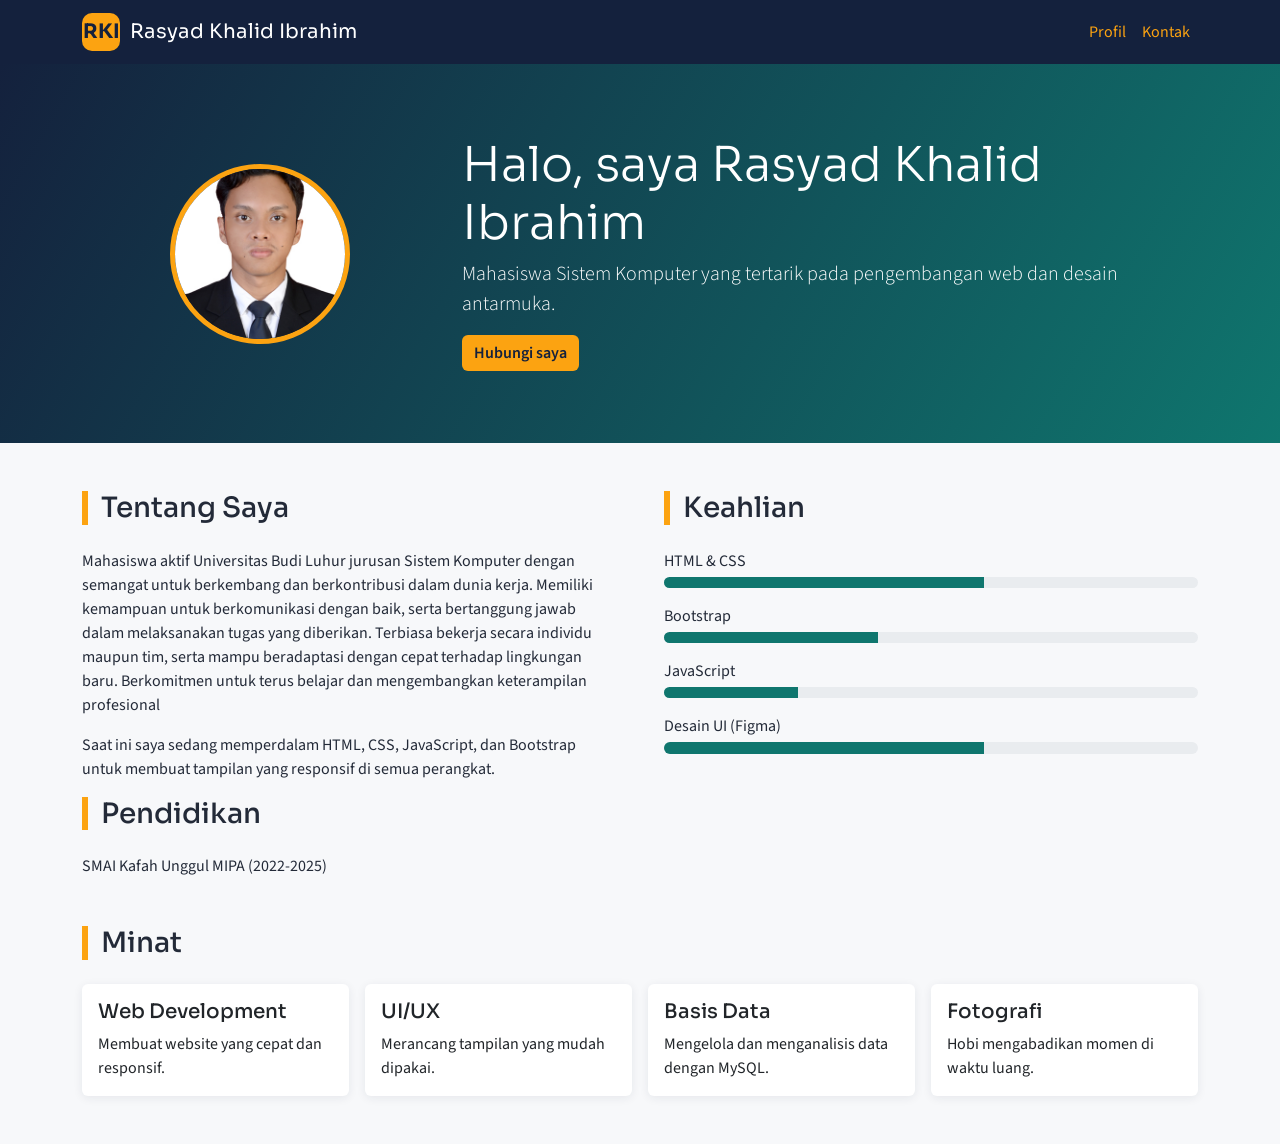
<file: index.html>
<!DOCTYPE html>
<html lang="id">
<head>
<meta charset="UTF-8">
<meta name="viewport" content="width=device-width, initial-scale=1">
<title>Profil | CV Rasyad Khalid Ibrahim</title>
<link href="https://cdn.jsdelivr.net/npm/bootstrap@5.3.3/dist/css/bootstrap.min.css" rel="stylesheet">
<link href="https://fonts.googleapis.com/css2?family=Sora:wght@600;700&family=Source+Sans+3:wght@400;600&display=swap" rel="stylesheet">
<link href="style.css" rel="stylesheet">
</head>
<body>
<nav class="navbar navbar-expand-md navbar-dark sticky-top">
 <div class="container">
  <a class="navbar-brand d-flex align-items-center" href="index.html"><span class="logo">RKI</span>Rasyad Khalid Ibrahim</a>
  <button class="navbar-toggler" type="button" data-bs-toggle="collapse" data-bs-target="#menu" aria-label="Buka menu"><span class="navbar-toggler-icon"></span></button>
  <div class="collapse navbar-collapse" id="menu">
   <ul class="navbar-nav ms-auto">
    <li class="nav-item"><a class="nav-link active" href="index.html">Profil</a></li>
    <li class="nav-item"><a class="nav-link active" href="kontak.html">Kontak</a></li>
   </ul>
  </div>
 </div>
</nav>
<header class="banner">
 <div class="container">
  <div class="row align-items-center g-4">
   <div class="col-md-4 text-center">
    <img class="foto" src="3x4 .jpg.jpeg" alt="Foto profil">
   </div>
   <div class="col-md-8">
    <h1 class="display-5">Halo, saya Rasyad Khalid Ibrahim</h1>
    <p class="lead">Mahasiswa Sistem Komputer yang tertarik pada pengembangan web dan desain antarmuka.</p>
    <a href="kontak.html" class="btn btn-sun me-2">Hubungi saya</a>
   </div>
  </div>
 </div>
</header>

<main class="container py-5">
 <div class="row g-5">
  <section class="col-lg-6">
   <h2 class="h3 section-title">Tentang Saya</h2>
   <p>Mahasiswa aktif Universitas Budi Luhur jurusan Sistem Komputer dengan semangat untuk berkembang
dan berkontribusi dalam dunia kerja. Memiliki kemampuan untuk berkomunikasi dengan baik, serta
bertanggung jawab dalam melaksanakan tugas yang diberikan. Terbiasa bekerja secara individu maupun
tim, serta mampu beradaptasi dengan cepat terhadap lingkungan baru. Berkomitmen untuk terus belajar
dan mengembangkan keterampilan profesional</p>
   <p>Saat ini saya sedang memperdalam HTML, CSS, JavaScript, dan Bootstrap untuk membuat tampilan yang responsif di semua perangkat.</p>
  </section>
  <section class="col-lg-6 skill">
   <h2 class="h3 section-title">Keahlian</h2>
   <p class="mb-1">HTML &amp; CSS</p><div class="progress mb-3"><div class="progress-bar" style="width:60%"></div></div>
   <p class="mb-1">Bootstrap</p><div class="progress mb-3"><div class="progress-bar" style="width:40%"></div></div>
   <p class="mb-1">JavaScript</p><div class="progress mb-3"><div class="progress-bar" style="width:25%"></div></div>
   <p class="mb-1">Desain UI (Figma)</p><div class="progress mb-3"><div class="progress-bar" style="width:60%"></div></div>
  </section>
 </div>

 <section class="col-md-4">
   <h2 class="h3 section-title">Pendidikan</h2>
   <p>SMAI Kafah Unggul MIPA (2022-2025)</p>
 </section>

 <h2 class="h3 section-title mt-5">Minat</h2>
 <div class="row g-3">
  <div class="col-sm-6 col-lg-3"><div class="card h-100"><div class="card-body"><h3 class="h5">Web Development</h3><p class="mb-0">Membuat website yang cepat dan responsif.</p></div></div></div>
  <div class="col-sm-6 col-lg-3"><div class="card h-100"><div class="card-body"><h3 class="h5">UI/UX</h3><p class="mb-0">Merancang tampilan yang mudah dipakai.</p></div></div></div>
  <div class="col-sm-6 col-lg-3"><div class="card h-100"><div class="card-body"><h3 class="h5">Basis Data</h3><p class="mb-0">Mengelola dan menganalisis data dengan MySQL.</p></div></div></div>
  <div class="col-sm-6 col-lg-3"><div class="card h-100"><div class="card-body"><h3 class="h5">Fotografi</h3><p class="mb-0">Hobi mengabadikan momen di waktu luang.</p></div></div></div>
 </div>
</main>
<script src="https://cdn.jsdelivr.net/npm/bootstrap@5.3.3/dist/js/bootstrap.bundle.min.js"></script>
</body>
</html>
</file>
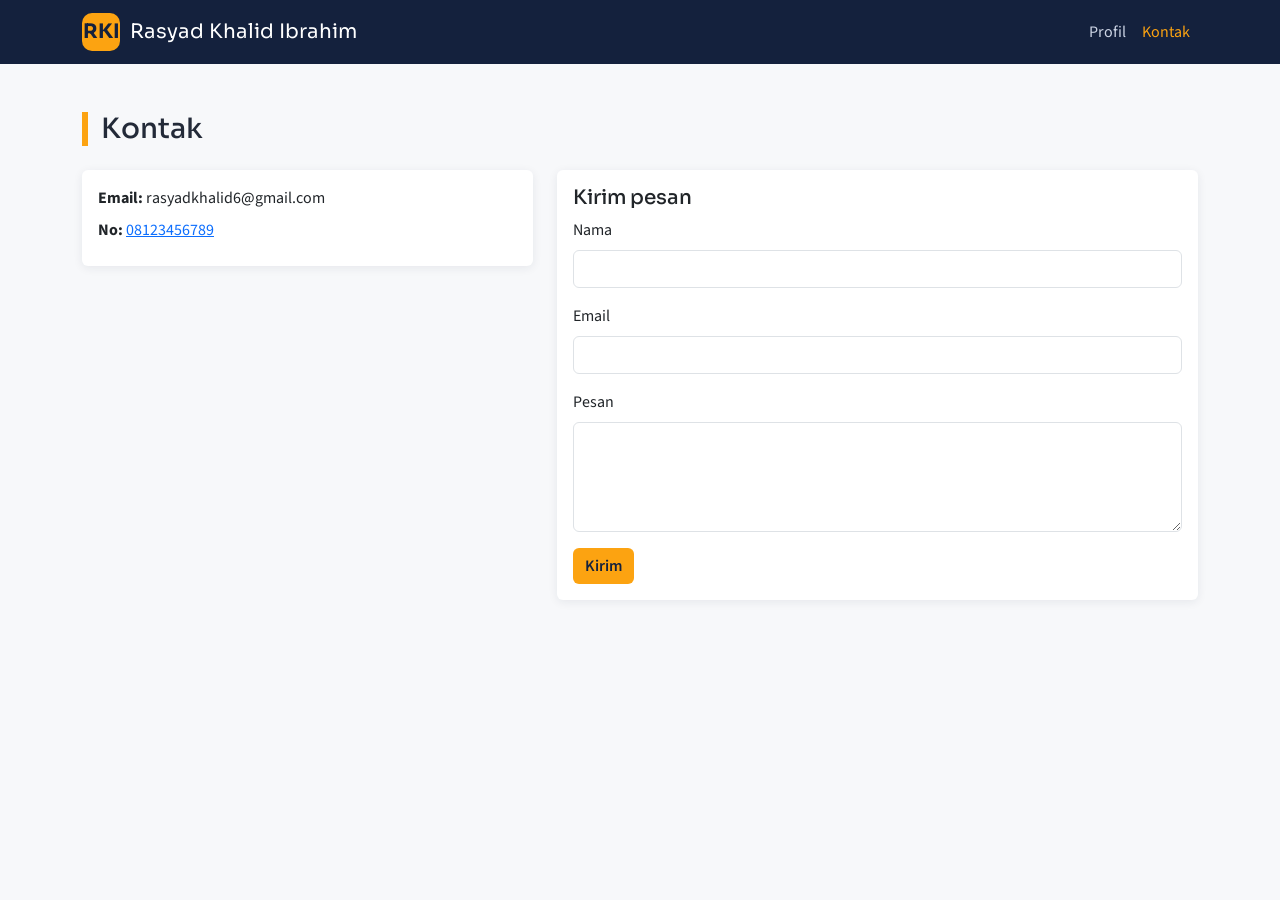
<file: kontak.html>
<!DOCTYPE html>
<html lang="id">
<head>
<meta charset="UTF-8">
<meta name="viewport" content="width=device-width, initial-scale=1">
<title>Kontak | CV Rasyad Khalid Ibrahim</title>
<link href="https://cdn.jsdelivr.net/npm/bootstrap@5.3.3/dist/css/bootstrap.min.css" rel="stylesheet">
<link href="https://fonts.googleapis.com/css2?family=Sora:wght@600;700&family=Source+Sans+3:wght@400;600&display=swap" rel="stylesheet">
<link href="style.css" rel="stylesheet">
</head>
<body>
<nav class="navbar navbar-expand-md navbar-dark sticky-top">
 <div class="container">
  <a class="navbar-brand d-flex align-items-center" href="index.html"><span class="logo">RKI</span>Rasyad Khalid Ibrahim</a>
  <button class="navbar-toggler" type="button" data-bs-toggle="collapse" data-bs-target="#menu" aria-label="Buka menu"><span class="navbar-toggler-icon"></span></button>
  <div class="collapse navbar-collapse" id="menu">
   <ul class="navbar-nav ms-auto">
    <li class="nav-item"><a class="nav-link " href="index.html">Profil</a></li>
    <li class="nav-item"><a class="nav-link active" href="kontak.html">Kontak</a></li>
   </ul>
  </div>
 </div>
</nav>
<main class="container py-5">
 <h2 class="h3 section-title">Kontak</h2>
 <div class="row g-4">
  <div class="col-md-5">
   <div class="card"><div class="card-body">
    <p class="mb-2"><strong>Email:</strong> rasyadkhalid6@gmail.com</p>
    <p class="mb-2"><strong>No:</strong> <a href="#">08123456789</a></p>
   </div></div>
  </div>
  <div class="col-md-7">
   <div class="card"><div class="card-body">
    <h3 class="h5">Kirim pesan</h3>
    <div class="mb-3"><label class="form-label" for="n">Nama</label><input id="n" class="form-control"></div>
    <div class="mb-3"><label class="form-label" for="e">Email</label><input id="e" type="email" class="form-control"></div>
    <div class="mb-3"><label class="form-label" for="p">Pesan</label><textarea id="p" rows="4" class="form-control"></textarea></div>
    <button class="btn btn-sun" type="button">Kirim</button>
   </div></div>
  </div>
 </div>
</main>
<script src="https://cdn.jsdelivr.net/npm/bootstrap@5.3.3/dist/js/bootstrap.bundle.min.js"></script>
</body>
</html>
</file>
<file: style.css>
:root{--ink:#14213d;--teal:#0f766e;--sun:#fca311;--paper:#f7f8fa}
body{font-family:'Source Sans 3',system-ui,sans-serif;background:var(--paper);color:#232a38}
h1,h2,h3,.navbar-brand{font-family:'Sora',sans-serif}
.navbar{background:var(--ink)}
.navbar .nav-link{color:#cdd5e5}
.navbar .nav-link:hover,.navbar .nav-link.active{color:var(--sun)}
.logo{display:inline-flex;align-items:center;justify-content:center;width:38px;height:38px;border-radius:10px;background:var(--sun);color:var(--ink);font-weight:700;margin-right:.6rem}
.banner{background:linear-gradient(120deg,var(--ink) 0%,var(--teal) 100%);color:#fff;padding:4.5rem 0}
.banner .foto{width:180px;height:180px;border-radius:50%;object-fit:cover;border:5px solid var(--sun);background:#e5e9f0}
.btn-sun{background:var(--sun);color:var(--ink);font-weight:600;border:0}
.btn-sun:hover{background:#e29200;color:var(--ink)}
.section-title{border-left:6px solid var(--sun);padding-left:.8rem;margin-bottom:1.5rem}
.skill .progress{height:.7rem}
.skill .progress-bar{background:var(--teal)}
.timeline{border-left:3px solid var(--teal);padding-left:1.4rem}
.timeline .item{margin-bottom:1.6rem;position:relative}
.timeline .item::before{content:"";position:absolute;left:-1.95rem;top:.35rem;width:14px;height:14px;border-radius:50%;background:var(--sun);border:3px solid var(--paper)}
.card{border:0;box-shadow:0 2px 10px rgba(20,33,61,.08)}
footer{background:var(--ink);color:#aab4c8}
</file>
